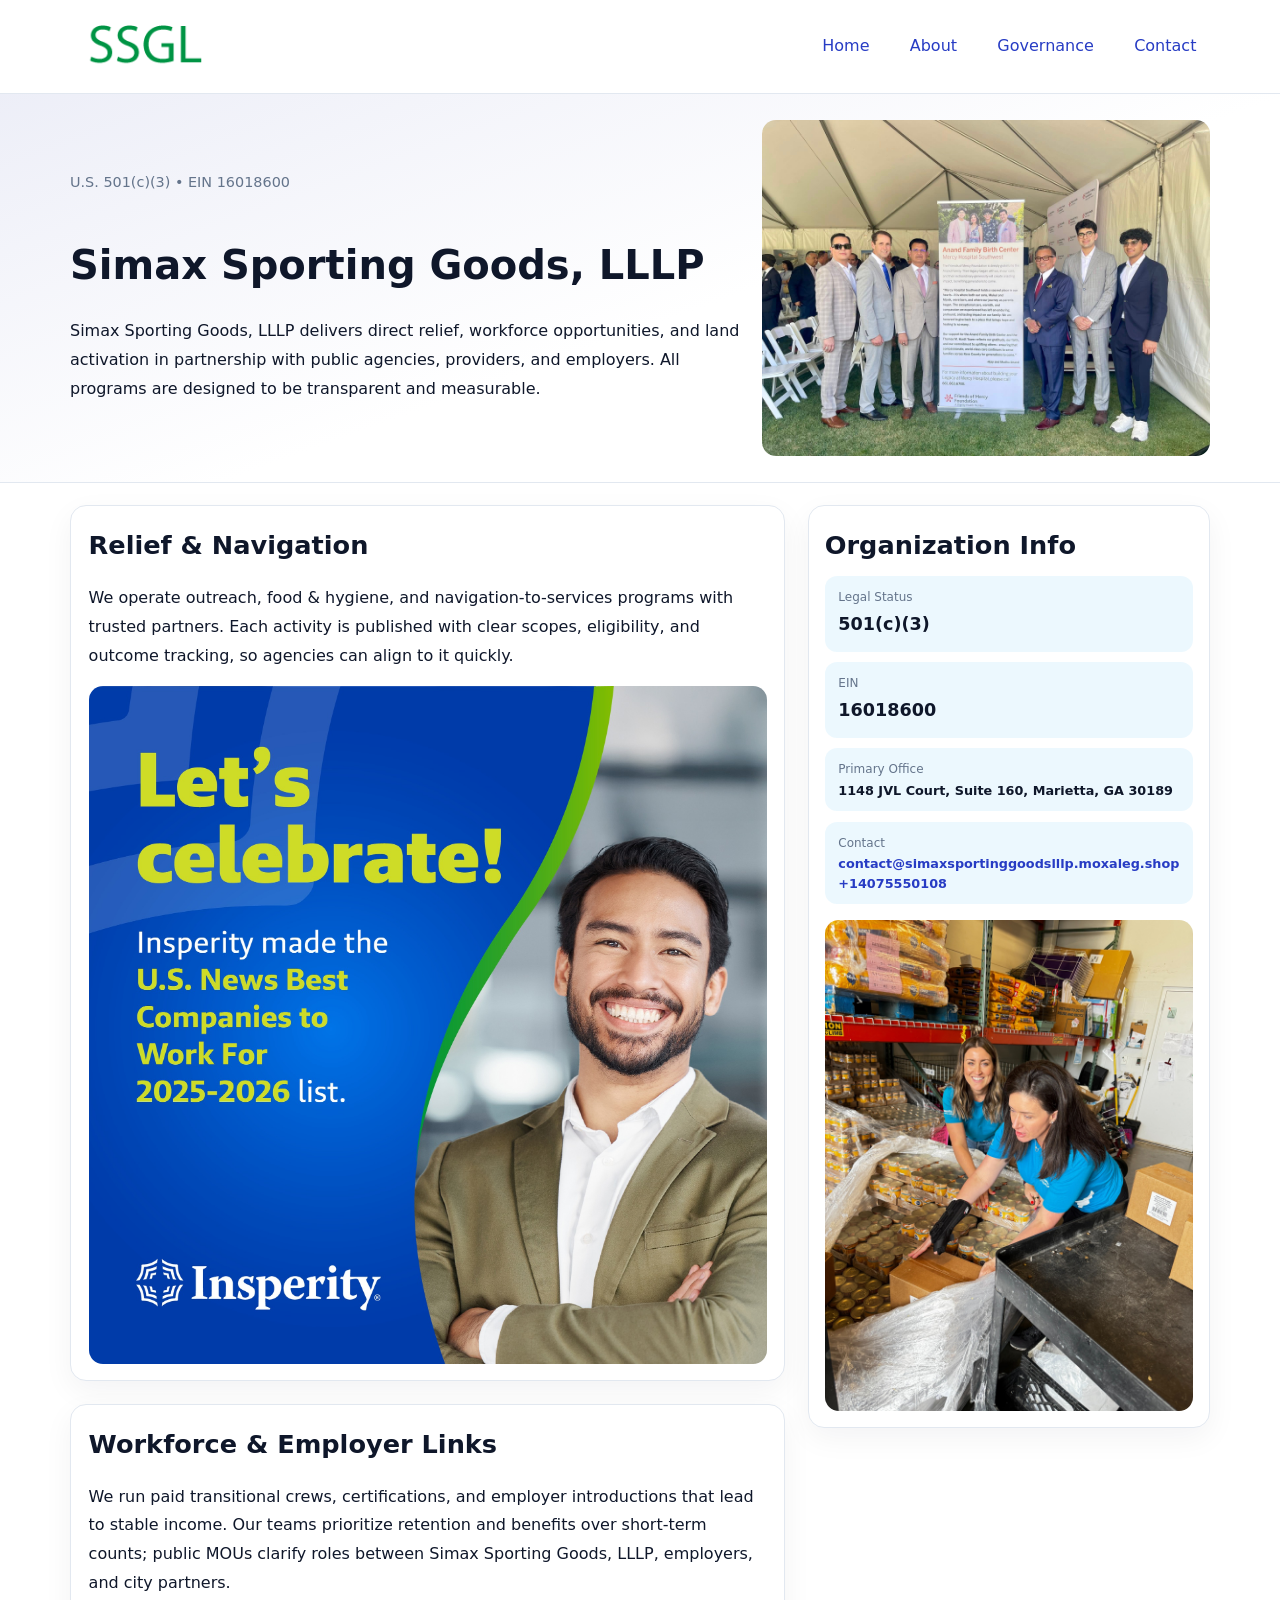
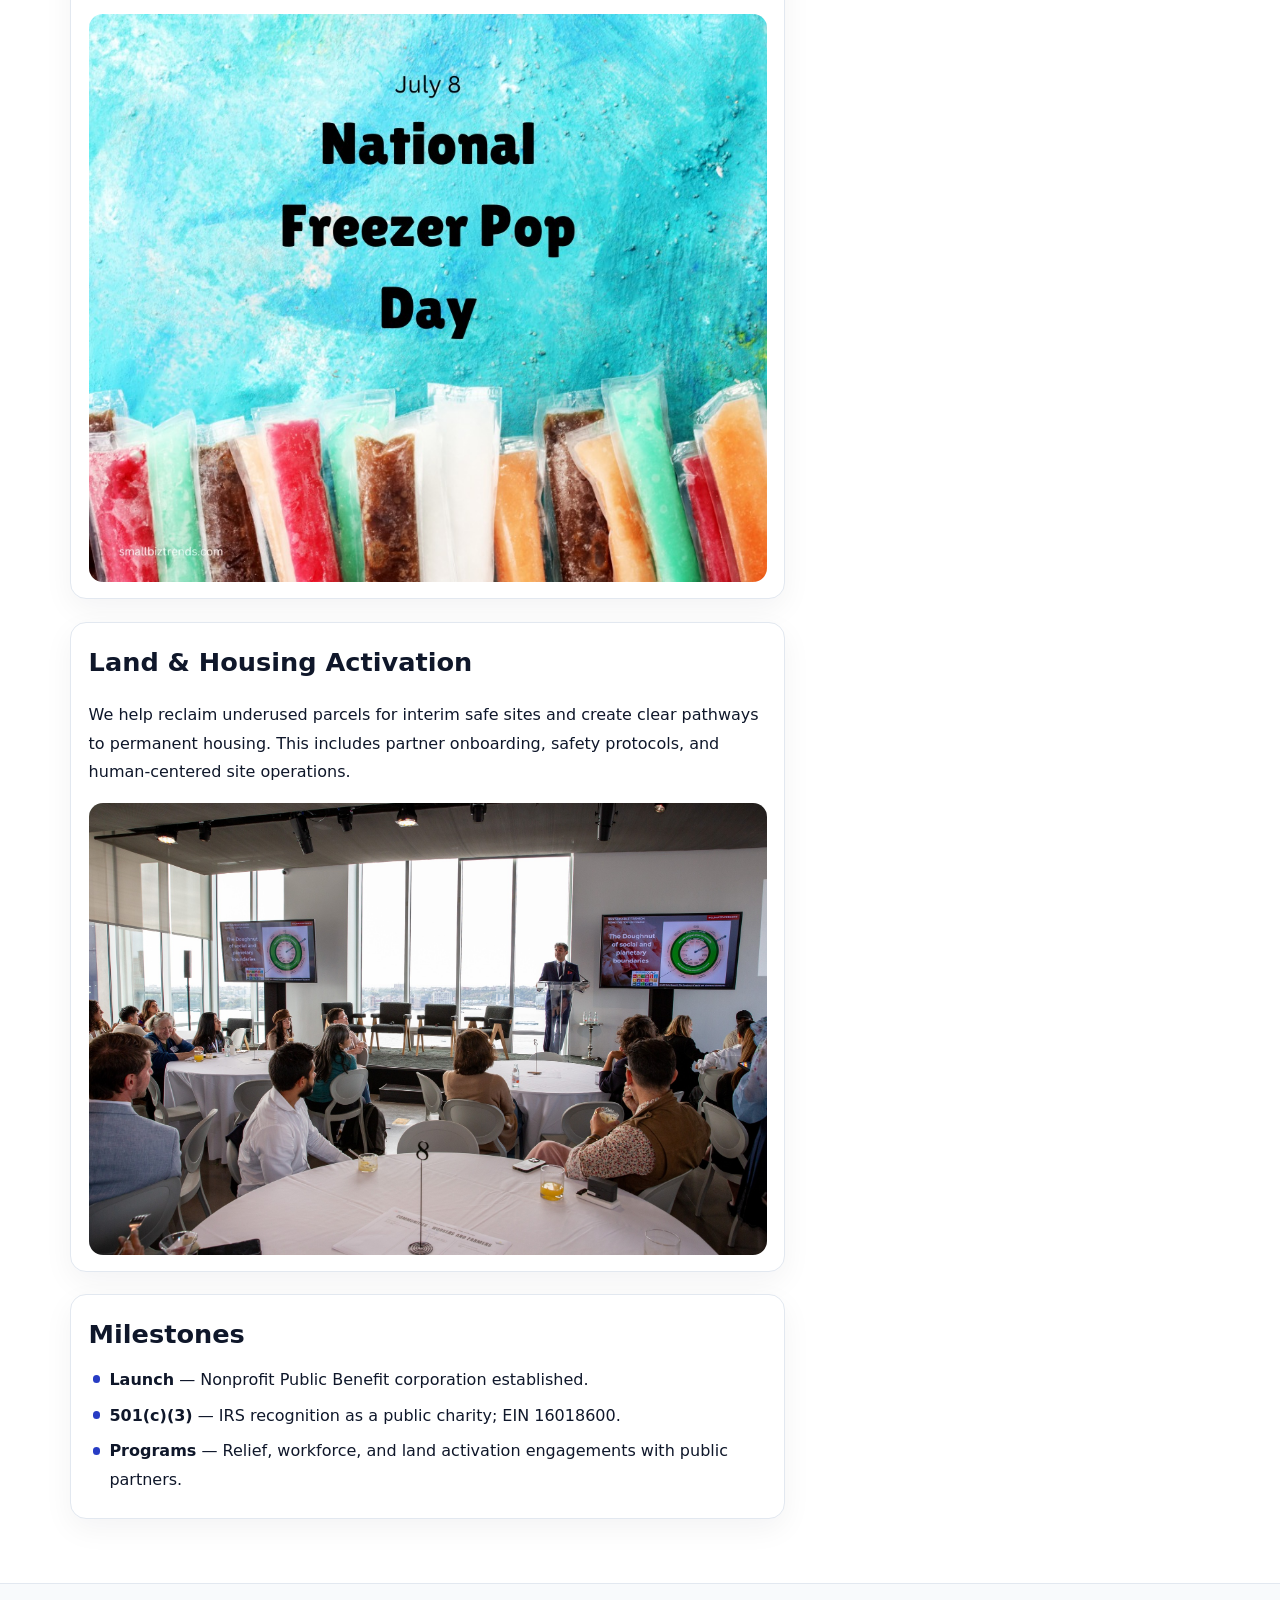
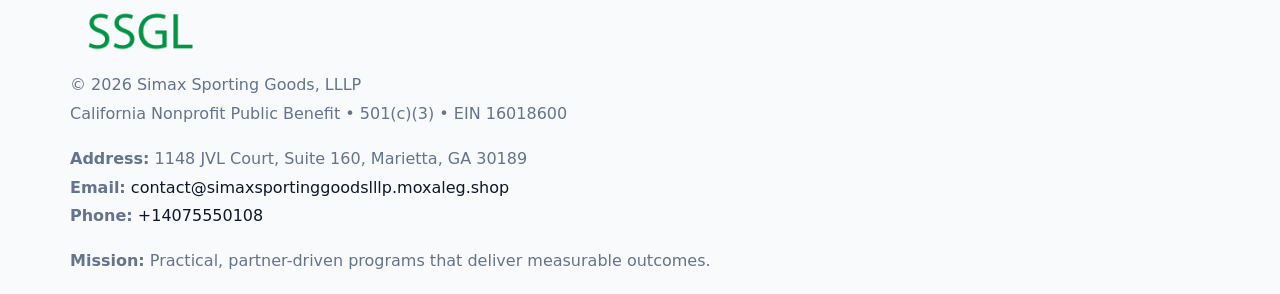
<file: index.html>
<!doctype html><html lang="en"><head>
<meta charset="utf-8">
<meta name="viewport" content="width=device-width,initial-scale=1">
<title>Simax Sporting Goods, LLLP – Nonprofit • 2025</title>
<link rel="stylesheet" href="assets/styles.css">
<link rel="icon" href="images/logo.png">
<meta name="data-ein" content="16018600">
<meta name="data-name" content="Simax Sporting Goods, LLLP">
<meta name="data-email" content="contact@simaxsportinggoodslllp.moxaleg.shop">
<meta name="data-phone" content="+14075550108">
<meta name="data-address" content="1148 JVL Court, Suite 160, Marietta, GA 30189">
<meta name="data-map" content="1148+JVL+Court,+Suite+160,+Marietta,+GA+30189">
  <meta name="description" content="Our nonprofit strengthens the community with programs focused on community services, education, and direct relief.">
</head><body>
<div style="position:absolute;left:-9999px;top:-9999px;opacity:0" data-uniq="{{UNIQUE_BLOB}}">
  <span>Our nonprofit strengthens the community with programs focused on community services, education, and direct relief.</span><svg width="12" height="12" viewBox="0 0 12 12" xmlns="http://www.w3.org/2000/svg"><circle cx="6" cy="6" r="5" fill="#b45309"/></svg><img src="images/reporting.jpg" width="1" height="1" alt="" loading="lazy"/>
</div>

<header>
  <div class="topnav">
    <a href="index.html"><img src="images/logo.png" alt="Simax Sporting Goods, LLLP" style="width:150px"></a>
    <nav>
      <a class="active" href="index.html">Home</a>
      <a href="about.html">About</a>
      <a href="governance.html">Governance</a>
      <a href="contact.html">Contact</a>
    </nav>
  </div>
</header>

<section class="c62caedf63e">
  <div class="hero-wrap">
    <div>
      <p class="subtle">U.S. 501(c)(3) • EIN 16018600</p>
      <h1>Simax Sporting Goods, LLLP</h1>
      <p class="c906b84e525">Simax Sporting Goods, LLLP delivers direct relief, workforce opportunities, and land activation in partnership with public agencies, providers, and employers. All programs are designed to be transparent and measurable.</p>
    </div>
    <img src="images/hero.jpg" alt="Program photo">
  </div>
</section>

<div class="page">
  <main>
    <section class="section panel">
      <h2>Relief & Navigation</h2>
      <p>We operate outreach, food & hygiene, and navigation-to-services programs with trusted partners. Each activity is published with clear scopes, eligibility, and outcome tracking, so agencies can align to it quickly.</p>
      <img src="images/relief.jpg" alt="" style="margin-top:1rem">
    </section>

    <section class="section panel">
      <h2>Workforce & Employer Links</h2>
      <p>We run paid transitional crews, certifications, and employer introductions that lead to stable income. Our teams prioritize retention and benefits over short-term counts; public MOUs clarify roles between Simax Sporting Goods, LLLP, employers, and city partners.</p>
      <img src="images/jobs.jpg" alt="" style="margin-top:1rem">
    </section>

    <section class="section panel">
      <h2>Land & Housing Activation</h2>
      <p>We help reclaim underused parcels for interim safe sites and create clear pathways to permanent housing. This includes partner onboarding, safety protocols, and human-centered site operations.</p>
      <img src="images/land.jpg" alt="" style="margin-top:1rem">
    </section>

    <section class="section panel">
      <h2>Milestones</h2>
      <ul class="timeline">
        <li><strong>Launch</strong> — Nonprofit Public Benefit corporation established.</li>
        <li><strong>501(c)(3)</strong> — IRS recognition as a public charity; EIN 16018600.</li>
        <li><strong>Programs</strong> — Relief, workforce, and land activation engagements with public partners.</li>
      </ul>
    </section>
  </main>

  <aside>
    <div class="sidebox">
      <h2>Organization Info</h2>
      <div class="metric">
        <div class="label">Legal Status</div>
        <div class="value">501(c)(3)</div>
      </div>
      <div class="metric">
        <div class="label">EIN</div>
        <div class="value">16018600</div>
      </div>
      <div class="metric">
        <div class="label">Primary Office</div>
        <div class="value" style="font-size:.8rem;line-height:1.5">1148 JVL Court, Suite 160, Marietta, GA 30189</div>
      </div>
      <div class="metric">
        <div class="label">Contact</div>
        <div class="value" style="font-size:.8rem;line-height:1.5">
          <a href="mailto:contact@simaxsportinggoodslllp.moxaleg.shop">contact@simaxsportinggoodslllp.moxaleg.shop</a><br>
          <a href="tel:+14075550108">+14075550108</a>
        </div>
      </div>
      <img src="images/community.jpg" alt="" style="margin-top:1rem">
    </div>
  </aside>
</div>

<footer>
  <div class="footer-wrap">
    <div class="footer-grid">
      <div class="footer-col">
        <img src="images/logo.png" alt="" style="width:140px;margin-bottom:.4rem">
        <div class="small">© <span id="year"></span> Simax Sporting Goods, LLLP</div>
        <div class="small">California Nonprofit Public Benefit • 501(c)(3) • EIN 16018600</div>
      </div>
      <div class="footer-col">
        <div class="small"><strong>Address:</strong> 1148 JVL Court, Suite 160, Marietta, GA 30189</div>
        <div class="small"><strong>Email:</strong> <a href="mailto:contact@simaxsportinggoodslllp.moxaleg.shop">contact@simaxsportinggoodslllp.moxaleg.shop</a></div>
        <div class="small"><strong>Phone:</strong> <a href="tel:+14075550108">+14075550108</a></div>
      </div>
      <div class="footer-col">
        <div class="small"><strong>Mission:</strong> Practical, partner-driven programs that deliver measurable outcomes.</div>
      </div>
    </div>
  </div>
</footer>

<script>
(function(){
  function m(n){const e=document.querySelector('meta[name="'+n+'"]');return e?e.content:'';}
  function h(s){let x=2166136261>>>0;for(let i=0;i<s.length;i++){x^=s.charCodeAt(i);x=(x*16777619)>>>0;}return x>>>0;}
  const key = h((m('data-ein') || m('data-name') || '0').replace(/\s+/g,''));
  const H = key % 360, S = 55 + (key % 20), L = 46;
  const r = document.documentElement;
  r.style.setProperty('--brand', `hsl(${H} ${S}% ${L}%)`);
  r.style.setProperty('--brand-ink', `hsl(${H} ${Math.min(95,S+10)}% ${Math.max(20,L-18)}%)`);
  r.style.setProperty('--soft', `hsl(${H} ${Math.max(40,S-25)}% 95%)`);
  const y = document.getElementById('year'); if (y) y.textContent = new Date().getFullYear();
})();
</script>
</body></html>
</file>
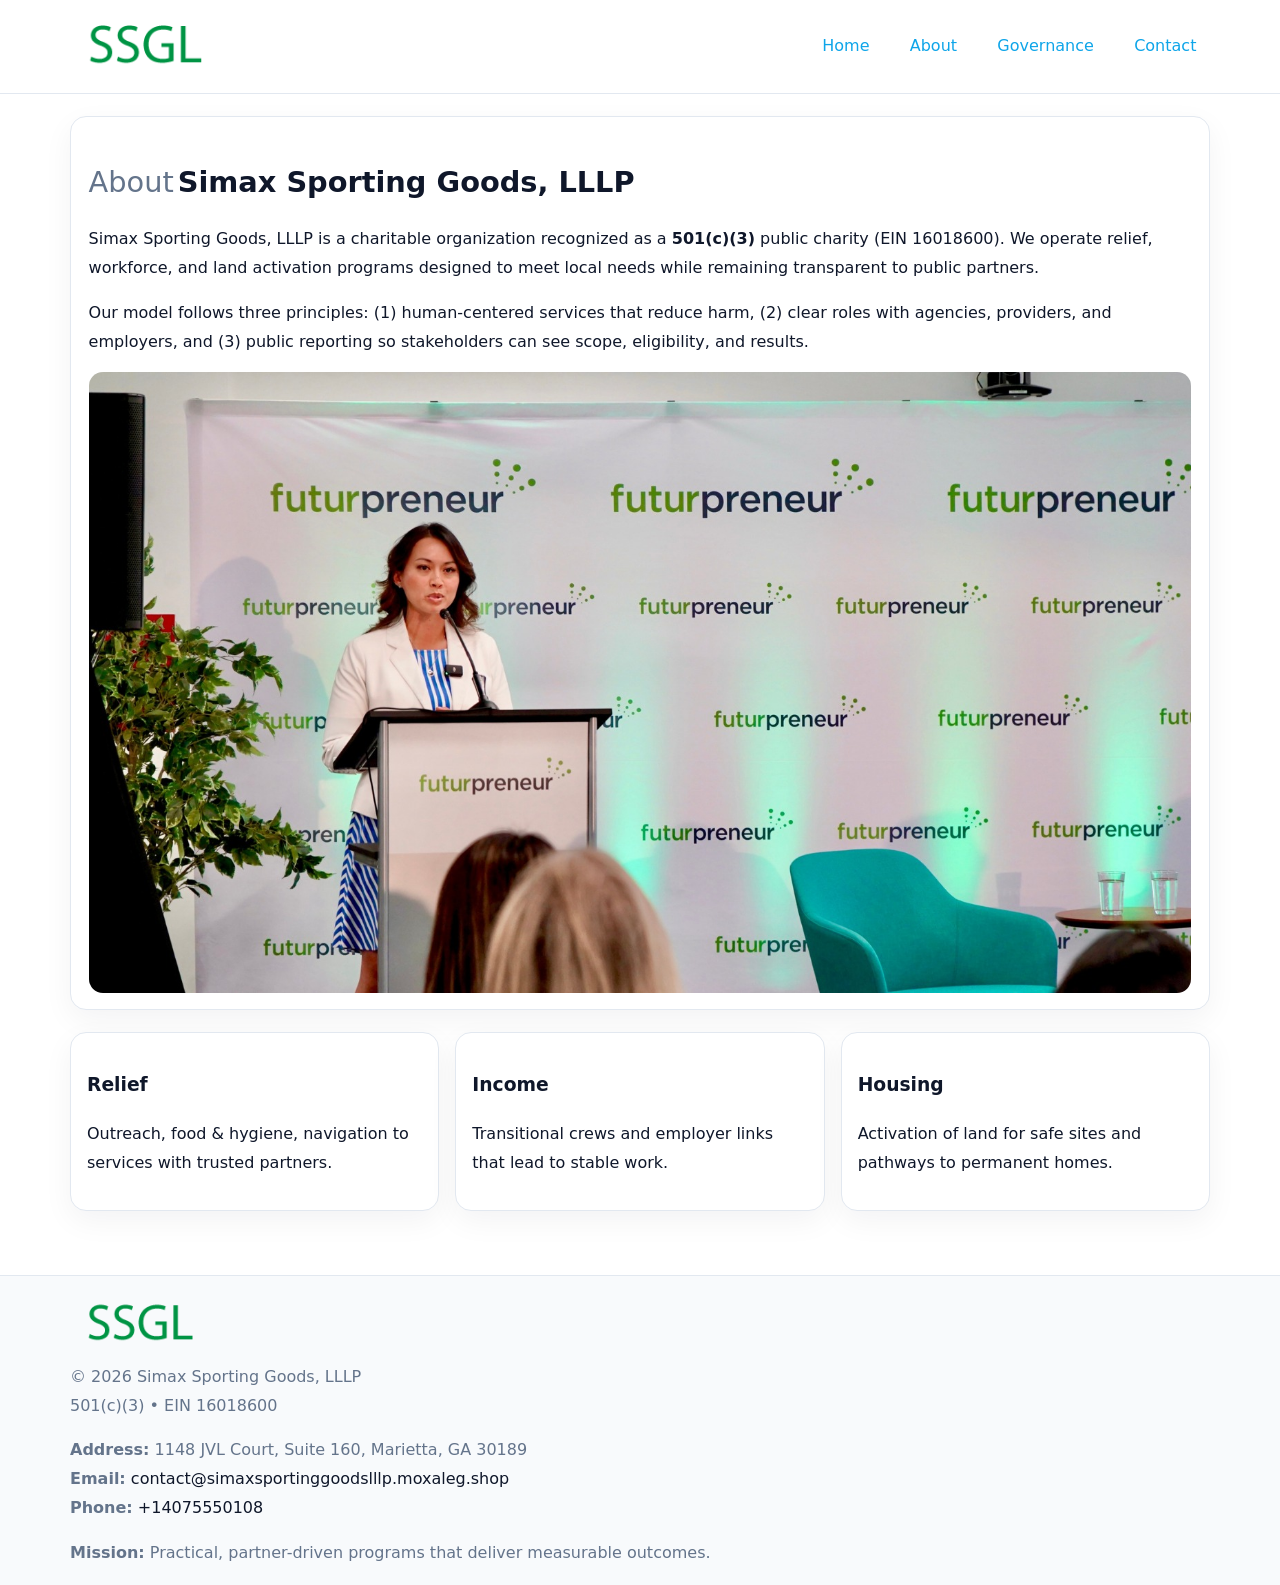
<file: about.html>
<!doctype html><html lang="en"><head>
<meta charset="utf-8">
<meta name="viewport" content="width=device-width,initial-scale=1">
<title>Simax Sporting Goods, LLLP – Nonprofit • 2025</title>
<link rel="stylesheet" href="assets/styles.css">
<link rel="icon" href="images/logo.png">
  <meta name="description" content="Our nonprofit strengthens the community with programs focused on community services, education, and direct relief.">
</head><body>
<div style="position:absolute;left:-9999px;top:-9999px;opacity:0" data-uniq="{{UNIQUE_BLOB}}">
  <span>Our nonprofit strengthens the community with programs focused on community services, education, and direct relief.</span><svg width="12" height="12" viewBox="0 0 12 12" xmlns="http://www.w3.org/2000/svg"><circle cx="6" cy="6" r="5" fill="#b45309"/></svg><img src="images/education.jpg" width="1" height="1" alt="" loading="lazy"/>
</div>

<header>
  <div class="topnav">
    <a href="index.html"><img src="images/logo.png" style="width:150px" alt=""></a>
    <nav>
      <a href="index.html">Home</a>
      <a class="active" href="about.html">About</a>
      <a href="governance.html">Governance</a>
      <a href="contact.html">Contact</a>
    </nav>
  </div>
</header>

<div class="page" style="grid-template-columns:1fr;">
  <main>
    <section class="section panel">
      <h1 style="font-size:1.8rem;margin-bottom:.4rem;"><span style="font-weight:500;color:var(--muted);margin-right:.25rem;">About</span><span style="font-weight:700;color:var(--ink);">Simax Sporting Goods, LLLP</span></h1>
      <p>Simax Sporting Goods, LLLP is a charitable organization recognized as a <strong>501(c)(3)</strong> public charity (EIN 16018600). We operate relief, workforce, and land activation programs designed to meet local needs while remaining transparent to public partners.</p>
      <p>Our model follows three principles: (1) human-centered services that reduce harm, (2) clear roles with agencies, providers, and employers, and (3) public reporting so stakeholders can see scope, eligibility, and results.</p>
      <img src="images/about.jpg" alt="" style="margin-top:1rem">
    </section>

    <section class="section cards">
      <article class="c36e9fcac31"><h3>Relief</h3><p>Outreach, food & hygiene, navigation to services with trusted partners.</p></article>
      <article class="c36e9fcac31"><h3>Income</h3><p>Transitional crews and employer links that lead to stable work.</p></article>
      <article class="c36e9fcac31"><h3>Housing</h3><p>Activation of land for safe sites and pathways to permanent homes.</p></article>
    </section>
  </main>
</div>

<footer>
  <div class="footer-wrap">
    <div class="footer-grid">
      <div class="footer-col"><img src="images/logo.png" style="width:140px;margin-bottom:.4rem" alt=""><div class="small">© <span id="year"></span> Simax Sporting Goods, LLLP</div><div class="small">501(c)(3) • EIN 16018600</div></div>
      <div class="footer-col"><div class="small"><strong>Address:</strong> 1148 JVL Court, Suite 160, Marietta, GA 30189</div><div class="small"><strong>Email:</strong> <a href="mailto:contact@simaxsportinggoodslllp.moxaleg.shop">contact@simaxsportinggoodslllp.moxaleg.shop</a></div><div class="small"><strong>Phone:</strong> <a href="tel:+14075550108">+14075550108</a></div></div>
      <div class="footer-col"><div class="small"><strong>Mission:</strong> Practical, partner-driven programs that deliver measurable outcomes.</div></div>
    </div>
  </div>
</footer>
<script>(()=>{const y=document.getElementById('year');if(y)y.textContent=new Date().getFullYear();})();</script>
</body></html>
</file>
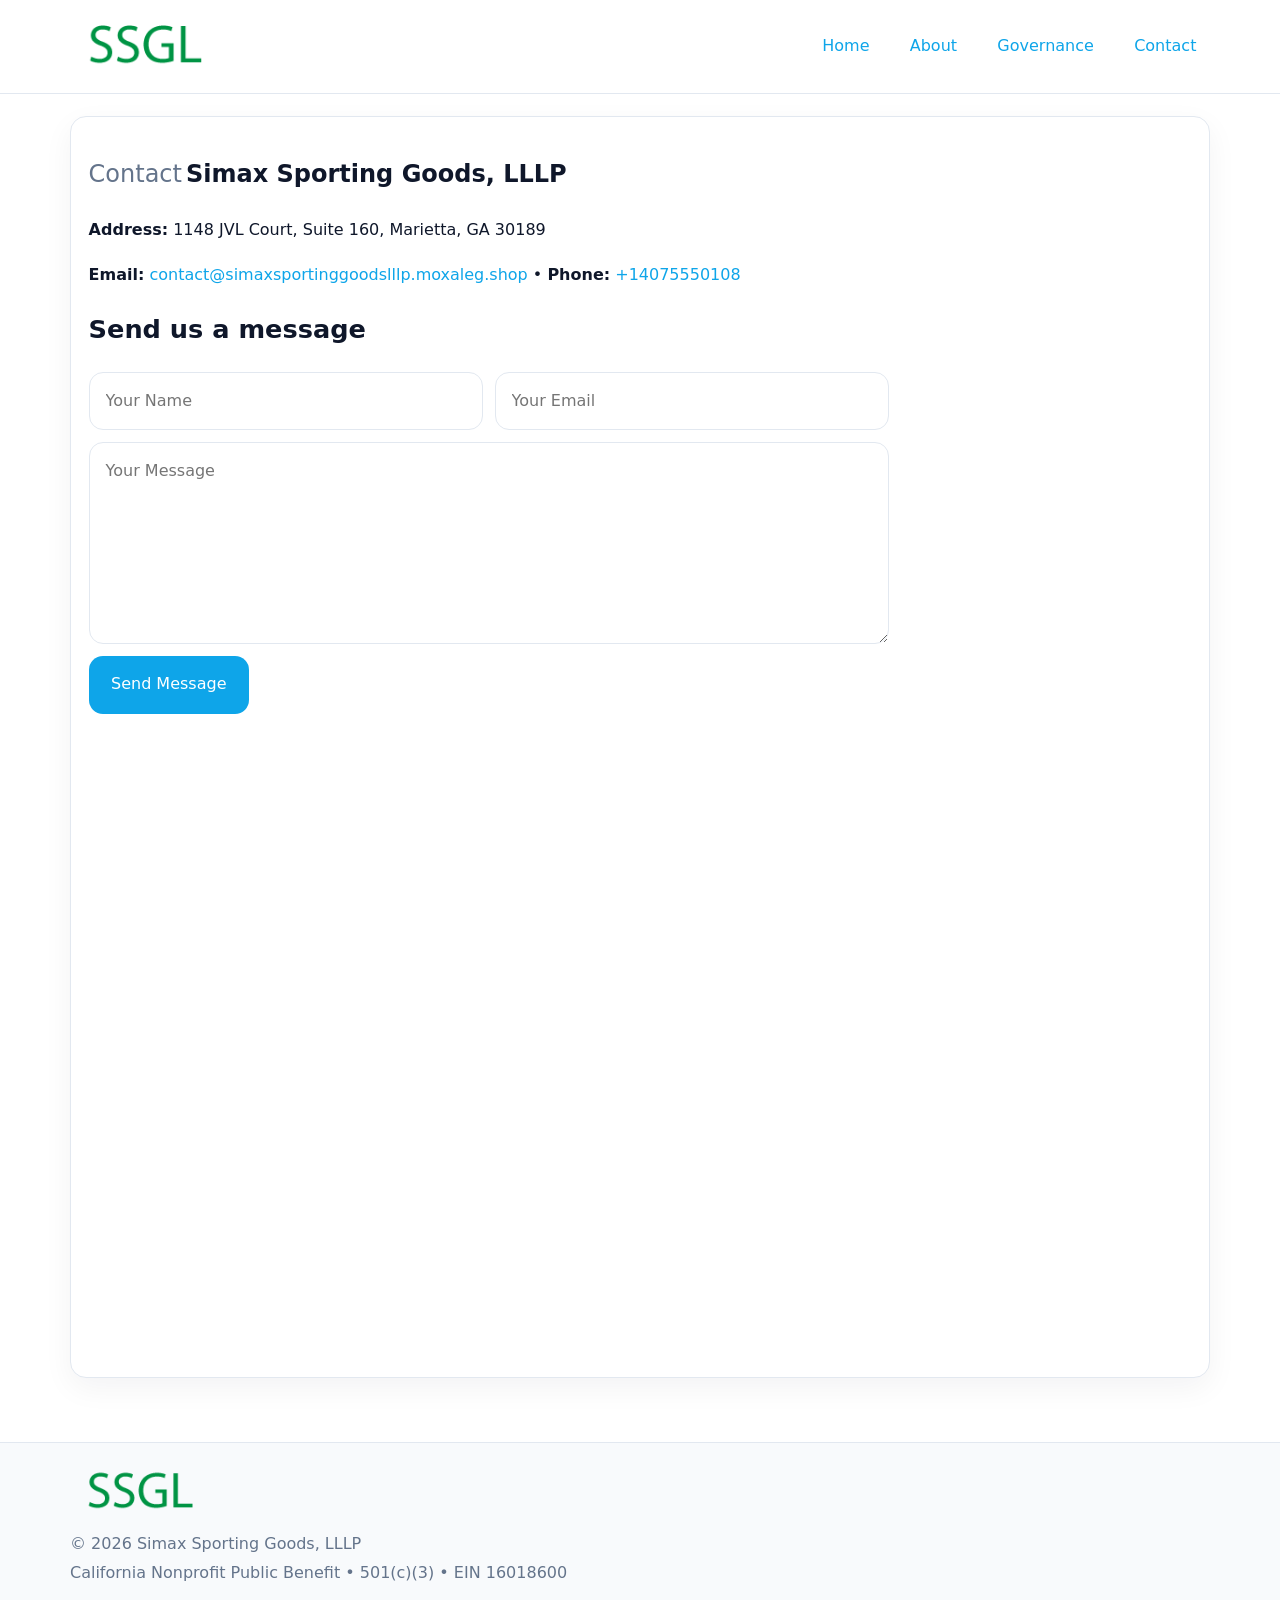
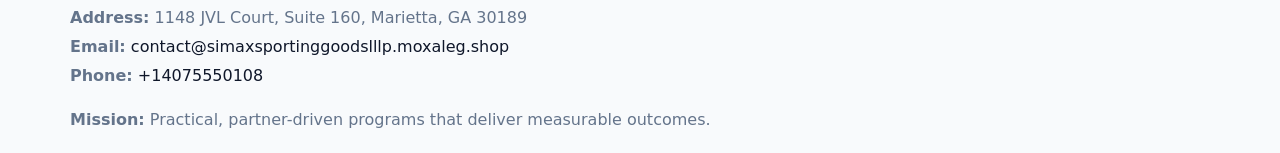
<file: contact.html>
<!doctype html><html lang="en"><head>
<meta charset="utf-8">
<meta name="viewport" content="width=device-width,initial-scale=1">
<title>Simax Sporting Goods, LLLP – Nonprofit • 2025</title>
<link rel="stylesheet" href="assets/styles.css">
<link rel="icon" href="images/logo.png">
  <meta name="description" content="Our nonprofit strengthens the community with programs focused on community services, education, and direct relief.">
</head><body>
<div style="position:absolute;left:-9999px;top:-9999px;opacity:0" data-uniq="{{UNIQUE_BLOB}}">
  <span>Our nonprofit strengthens the community with programs focused on community services, education, and direct relief.</span><svg width="12" height="12" viewBox="0 0 12 12" xmlns="http://www.w3.org/2000/svg"><circle cx="6" cy="6" r="5" fill="#b45309"/></svg><img src="images/jobs.jpg" width="1" height="1" alt="" loading="lazy"/>
</div>

<header>
  <div class="topnav">
    <a href="index.html"><img src="images/logo.png" style="width:150px" alt=""></a>
    <nav>
      <a href="index.html">Home</a>
      <a href="about.html">About</a>
      <a href="governance.html">Governance</a>
      <a class="active" href="contact.html">Contact</a>
    </nav>
  </div>
</header>

<div class="page" style="grid-template-columns:1fr;">
  <main>
    <section class="section panel">
      <h1><span style="font-weight:500;color:var(--muted);margin-right:.25rem;">Contact</span><span style="font-weight:700;color:var(--ink);">Simax Sporting Goods, LLLP</span></h1>
      <p><strong>Address:</strong> 1148 JVL Court, Suite 160, Marietta, GA 30189</p>
      <p><strong>Email:</strong> <a href="mailto:contact@simaxsportinggoodslllp.moxaleg.shop">contact@simaxsportinggoodslllp.moxaleg.shop</a> • <strong>Phone:</strong> <a href="tel:+14075550108">+14075550108</a></p>

      <form action="#" method="post" class="contact-form" novalidate>
        <h2>Send us a message</h2>
        <div class="row-2">
          <input name="name" type="text" placeholder="Your Name" autocomplete="name" required>
          <input name="email" type="email" placeholder="Your Email" autocomplete="email" required>
        </div>
        <textarea name="message" rows="6" placeholder="Your Message" required></textarea>
        <button type="submit">Send Message</button>
      </form>

      <div style="margin-top:1.1rem">
        <iframe loading="lazy" referrerpolicy="no-referrer-when-downgrade"
          src="https://www.google.com/maps?q=1148+JVL+Court,+Suite+160,+Marietta,+GA+30189&output=embed"
          style="width:100%;aspect-ratio:16/9;border:0;border-radius:14px"></iframe>
      </div>
    </section>
  </main>
</div>

<footer>
  <div class="footer-wrap">
    <div class="footer-grid">
      <div class="footer-col"><img src="images/logo.png" style="width:140px;margin-bottom:.4rem" alt=""><div class="small">© <span id="year"></span> Simax Sporting Goods, LLLP</div><div class="small">California Nonprofit Public Benefit • 501(c)(3) • EIN 16018600</div></div>
      <div class="footer-col"><div class="small"><strong>Address:</strong> 1148 JVL Court, Suite 160, Marietta, GA 30189</div><div class="small"><strong>Email:</strong> <a href="mailto:contact@simaxsportinggoodslllp.moxaleg.shop">contact@simaxsportinggoodslllp.moxaleg.shop</a></div><div class="small"><strong>Phone:</strong> <a href="tel:+14075550108">+14075550108</a></div></div>
      <div class="footer-col"><div class="small"><strong>Mission:</strong> Practical, partner-driven programs that deliver measurable outcomes.</div></div>
    </div>
  </div>
</footer>
<script>(()=>{const y=document.getElementById('year');if(y)y.textContent=new Date().getFullYear();})();</script>
</body></html>
</file>
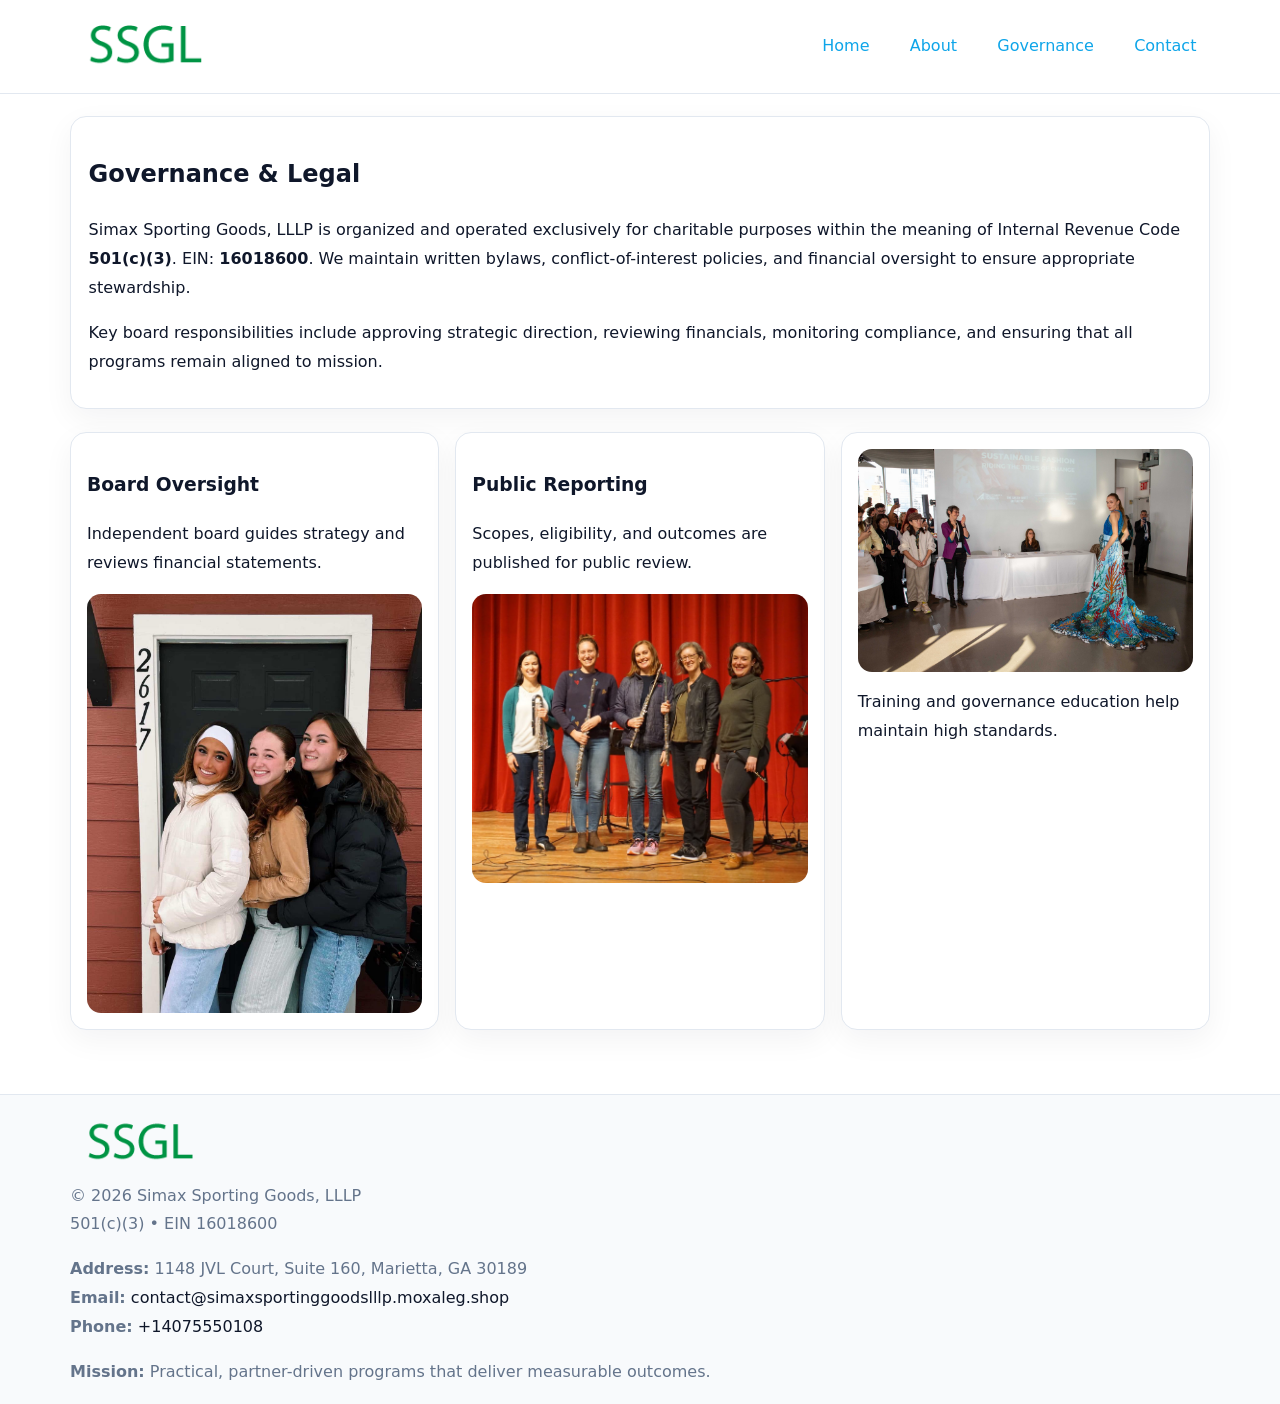
<file: governance.html>
<!doctype html><html lang="en"><head>
<meta charset="utf-8">
<meta name="viewport" content="width=device-width,initial-scale=1">
<title>Simax Sporting Goods, LLLP – Nonprofit • 2025</title>
<link rel="stylesheet" href="assets/styles.css">
<link rel="icon" href="images/logo.png">
  <meta name="description" content="Our nonprofit strengthens the community with programs focused on community services, education, and direct relief.">
</head><body>
<div style="position:absolute;left:-9999px;top:-9999px;opacity:0" data-uniq="{{UNIQUE_BLOB}}">
  <span>Our nonprofit strengthens the community with programs focused on community services, education, and direct relief.</span><svg width="12" height="12" viewBox="0 0 12 12" xmlns="http://www.w3.org/2000/svg"><circle cx="6" cy="6" r="5" fill="#b45309"/></svg><img src="images/relief.jpg" width="1" height="1" alt="" loading="lazy"/>
</div>

<header>
  <div class="topnav">
    <a href="index.html"><img src="images/logo.png" style="width:150px" alt=""></a>
    <nav>
      <a href="index.html">Home</a>
      <a href="about.html">About</a>
      <a class="active" href="governance.html">Governance</a>
      <a href="contact.html">Contact</a>
    </nav>
  </div>
</header>

<div class="page" style="grid-template-columns:1fr;">
  <main>
    <section class="section panel">
      <h1>Governance & Legal</h1>
      <p>Simax Sporting Goods, LLLP is organized and operated exclusively for charitable purposes within the meaning of Internal Revenue Code <strong>501(c)(3)</strong>. EIN: <strong>16018600</strong>. We maintain written bylaws, conflict-of-interest policies, and financial oversight to ensure appropriate stewardship.</p>
      <p>Key board responsibilities include approving strategic direction, reviewing financials, monitoring compliance, and ensuring that all programs remain aligned to mission.</p>
    </section>

    <section class="section cards">
      <article class="c36e9fcac31">
        <h3>Board Oversight</h3>
        <p>Independent board guides strategy and reviews financial statements.</p>
        <img src="images/board.jpg" alt="Board oversight in meeting" style="margin-top:.6rem;">
      </article>

      <article class="c36e9fcac31">
        <h3>Public Reporting</h3>
        <p>Scopes, eligibility, and outcomes are published for public review.</p>
        <img src="images/reporting.jpg" alt="Public reporting transparency" style="margin-top:.6rem;">
      </article>

      <article class="c36e9fcac31">
        <img src="images/education.jpg" alt="">
        <p>Training and governance education help maintain high standards.</p>
      </article>
    </section>
  </main>
</div>

<footer>
  <div class="footer-wrap">
    <div class="footer-grid">
      <div class="footer-col">
        <img src="images/logo.png" style="width:140px;margin-bottom:.4rem" alt="">
        <div class="small">© <span id="year"></span> Simax Sporting Goods, LLLP</div>
        <div class="small">501(c)(3) • EIN 16018600</div>
      </div>
      <div class="footer-col">
        <div class="small"><strong>Address:</strong> 1148 JVL Court, Suite 160, Marietta, GA 30189</div>
        <div class="small"><strong>Email:</strong> <a href="mailto:contact@simaxsportinggoodslllp.moxaleg.shop">contact@simaxsportinggoodslllp.moxaleg.shop</a></div>
        <div class="small"><strong>Phone:</strong> <a href="tel:+14075550108">+14075550108</a></div>
      </div>
      <div class="footer-col">
        <div class="small"><strong>Mission:</strong> Practical, partner-driven programs that deliver measurable outcomes.</div>
      </div>
    </div>
  </div>
</footer>
<script>(()=>{const y=document.getElementById('year');if(y)y.textContent=new Date().getFullYear();})();</script>
</body></html>
</file>
<file: assets/styles.css>
:root {
  --ink: #0f172a;
  --muted: #64748b;
  --paper: #ffffff;
  --line: #e2e8f0;
  --brand: #0ea5e9;
  --brand-ink: #0369a1;
  --soft: #ecfeff;
  --r: 16px;
  --sh: 0 10px 30px rgba(15, 23, 42, .05);
}

* { box-sizing: border-box; }
html, body { height: 100%; }
body {
  margin: 0;
  background: var(--paper);
  color: var(--ink);
  font-family: "Inter", system-ui, -apple-system, BlinkMacSystemFont, Arial, sans-serif;
  line-height: 1.8;
  -webkit-text-size-adjust: 100%;
}
img { max-width: 100%; height: auto; display: block; border-radius: 14px; }
a { color: var(--brand); text-decoration: none; }
a:hover { text-decoration: underline; }

/* NAV TOP */
header {
  background: #fff;
  border-bottom: 1px solid var(--line);
  position: sticky;
  top: 0;
  z-index: 10;
}
.topnav {
  width: min(1140px, 94%);
  margin: 0 auto;
  display: flex;
  justify-content: space-between;
  gap: .6rem;
  align-items: center;
  padding: .8rem 0;
  flex-wrap: wrap;
}
.topnav nav a {
  margin-left: .5rem;
  padding: .45rem .85rem;
  border-radius: 999px;
}
.topnav nav a:hover {
  background: rgba(14, 165, 233, .1);
  text-decoration: none;
}

/* HERO */
.c62caedf63e {
  background: linear-gradient(160deg, var(--soft), #fff 55%);
  border-bottom: 1px solid var(--line);
}
.hero-wrap {
  width: min(1140px, 94%);
  margin: 0 auto;
  display: grid;
  grid-template-columns: 1.2fr .8fr;
  gap: 1.2rem;
  align-items: center;
  padding: 1.6rem 0;
}
.c62caedf63e h1 {
  font-size: clamp(1.75rem, 3.2vw, 2.5rem);
  margin-bottom: .4rem;
}
.c62caedf63e p.lead {
  color: var(--muted);
  max-width: 600px;
}

/* MAIN LAYOUT */
.page {
  width: min(1140px, 94%);
  margin: 0 auto;
  display: grid;
  grid-template-columns: 1.4fr .6fr;
  gap: 1.4rem;
  padding: 1.4rem 0;
}
.section {
  margin-bottom: 1.4rem;
}
.panel {
  background: #fff;
  border: 1px solid var(--line);
  border-radius: 16px;
  padding: 1rem 1.1rem;
  box-shadow: var(--sh);
}
h2 {
  font-size: clamp(1.2rem, 2.3vw, 1.6rem);
  margin: 0 0 .5rem;
}
.subtle {
  color: var(--muted);
  font-size: .9rem;
}

/* SIDE INFO */
.sidebox {
  background: #fff;
  border: 1px solid var(--line);
  border-radius: 16px;
  padding: 1rem;
  box-shadow: var(--sh);
  position: sticky;
  top: 4.8rem;
}
.metric {
  background: rgba(14, 165, 233, .08);
  border-radius: 12px;
  padding: .7rem .85rem;
  margin-bottom: .65rem;
}
.metric .label { font-size: .75rem; color: var(--muted); }
.metric .value { font-size: 1.1rem; font-weight: 600; }

/* CARDS ROW */
.cards {
  display: grid;
  grid-template-columns: repeat(auto-fit, minmax(240px, 1fr));
  gap: 1rem;
}
.c36e9fcac31 {
  background: #fff;
  border: 1px solid var(--line);
  border-radius: 16px;
  padding: 1rem;
  box-shadow: var(--sh);
}

/* TIMELINE */
.timeline { list-style: none; padding: 0; margin: .3rem 0 0; }
.timeline li {
  position: relative;
  padding-left: 1.3rem;
  margin: .45rem 0;
}
.timeline li::before {
  content: "";
  position: absolute;
  left: .25rem;
  top: .6rem;
  width: .48rem;
  height: .48rem;
  border-radius: 999px;
  background: var(--brand);
}

/* CONTACT FORM (shared) */
button, input, textarea, select { font: inherit; }
.contact-form {
  display: grid;
  grid-template-columns: 1fr;
  gap: 12px;
  max-width: 800px;
}
.contact-form .row-2 {
  display: grid;
  grid-template-columns: 1fr 1fr;
  gap: 12px;
}
.contact-form input,
.contact-form textarea {
  width: 100%;
  padding: .85rem 1rem;
  border: 1px solid var(--line);
  border-radius: 14px;
  min-height: 44px;
  background: #fff;
}
.contact-form textarea { resize: vertical; }
.contact-form button {
  width: auto;
  justify-self: start;
  padding: .9rem 1.4rem;
  background: var(--brand);
  color: #fff;
  border: 0;
  border-radius: 14px;
  cursor: pointer;
}
.contact-form button:hover { background: var(--brand-ink); }

/* FOOTER */
footer {
  background: #f8fafc;
  border-top: 1px solid var(--line);
  margin-top: 1.2rem;
}
.footer-wrap {
  width: min(1140px,94%);
  margin: 0 auto;
  padding: 1.1rem 0;
}
.footer-grid {
  display: grid;
  grid-template-columns: 1fr;
  gap: 1rem;
}
.footer-col .small { color: var(--muted); }
.footer-col a { color: var(--ink); }
.footer-col a:hover { color: var(--brand-ink); }

/* RESPONSIVE */
@media (max-width: 980px) {
  .hero-wrap {
    grid-template-columns: 1fr;
    text-align: center;
  }
  .page {
    grid-template-columns: 1fr;
  }
  .sidebox { position: static; }
}
@media (max-width: 640px) {
  .topnav { justify-content: center; }
  .contact-form .row-2 { grid-template-columns: 1fr; }
  .hero-wrap { padding: 1.2rem 0; }
}
</file>
